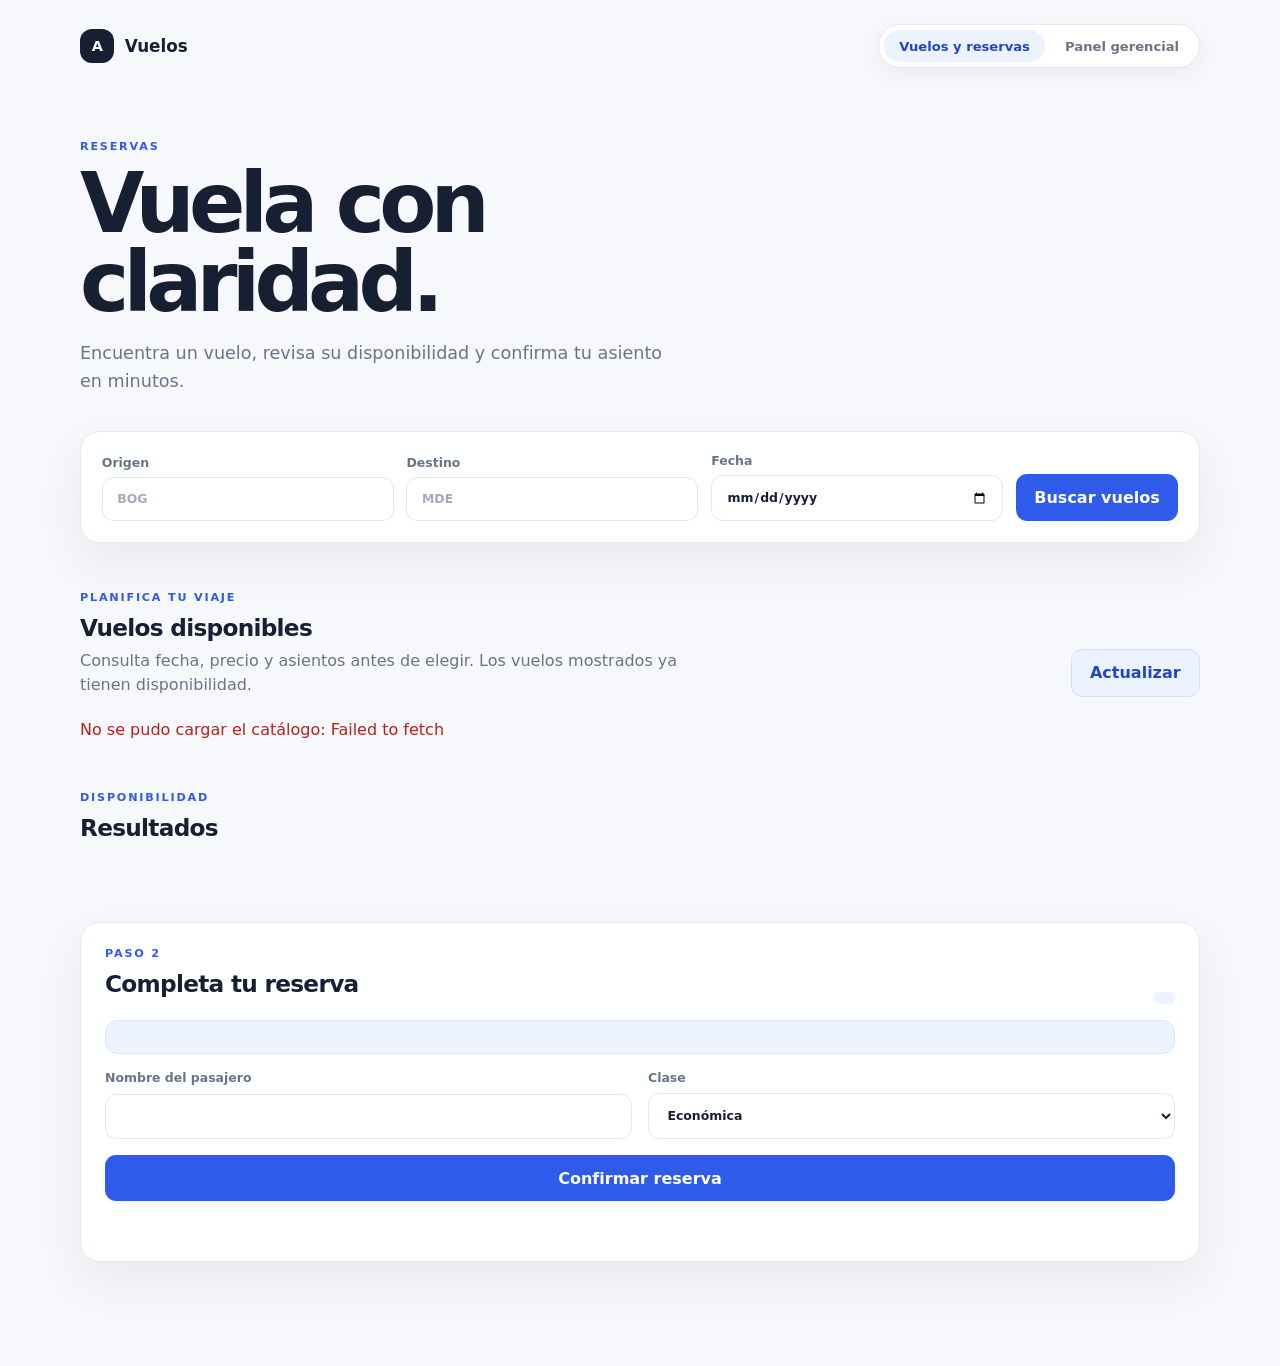
<file: frontend/index.html>
<!DOCTYPE html>
<html lang="es">
<head>
  <meta charset="UTF-8">
  <title>Airline - Buscar y reservar</title>
  <link rel="stylesheet" href="css/style.css?v=4">
</head>
<body>
  <main class="page-shell">
    <nav class="topbar" aria-label="Navegación principal">
      <a class="brand" href="index.html"><span class="brand-mark">A</span> Vuelos</a>
      <div class="nav-links">
        <a class="nav-link active" href="index.html">Vuelos y reservas</a>
        <a class="nav-link" href="manager.html">Panel gerencial</a>
      </div>
    </nav>
    <header class="hero">
      <p class="eyebrow">RESERVAS</p>
      <h1>Vuela con claridad.</h1>
      <p class="hero-copy">Encuentra un vuelo, revisa su disponibilidad y confirma tu asiento en minutos.</p>
    </header>

  <section class="card search-card">
    <form id="search-form" class="search-form">
    <label>Origen
      <input data-testid="search-origin" type="text" placeholder="BOG" required>
    </label>
    <label>Destino
      <input data-testid="search-destination" type="text" placeholder="MDE" required>
    </label>
    <label>Fecha
      <input data-testid="search-date" type="date" required>
    </label>
      <button class="button button-primary" data-testid="search-submit" type="submit">Buscar vuelos</button>
    </form>
  </section>

  <section class="catalog-section">
    <div class="section-heading">
      <div>
        <p class="eyebrow">Planifica tu viaje</p>
        <h2>Vuelos disponibles</h2>
        <p class="section-copy">Consulta fecha, precio y asientos antes de elegir. Los vuelos mostrados ya tienen disponibilidad.</p>
      </div>
      <button id="refresh-catalog" class="button button-secondary" type="button">Actualizar</button>
    </div>
    <div id="catalog" class="catalog-grid" aria-live="polite"></div>
  </section>

  <section class="results-section">
    <div class="section-heading">
      <div>
        <p class="eyebrow">Disponibilidad</p>
        <h2>Resultados</h2>
      </div>
    </div>
    <div id="results" class="results-list"></div>
  </section>

  <section id="reserve-panel" class="card reserve-card" hidden>
    <div class="section-heading">
      <div>
        <p class="eyebrow">Paso 2</p>
        <h2>Completa tu reserva</h2>
      </div>
      <span id="selected-flight-id" class="badge"></span>
    </div>
    <p id="reservation-summary" class="reservation-summary"></p>
    <label>Nombre del pasajero
      <input data-testid="passenger-name" type="text" required>
    </label>
    <label>Clase
      <select id="fare-class">
        <option value="ECONOMY">Económica</option>
        <option value="BUSINESS">Ejecutiva</option>
        <option value="FIRST">Primera</option>
      </select>
    </label>
    <button class="button button-primary" data-testid="confirm-submit" type="button">Confirmar reserva</button>
    <p id="reserve-error" class="message message-error" role="alert"></p>
  </section>

  <section id="confirmation" class="card confirmation-card" hidden>
    <span class="success-icon" aria-hidden="true">✓</span>
    <p class="eyebrow">Listo</p>
    <h2>Reserva confirmada</h2>
    <p>Guarda este identificador para consultar tu reserva:</p>
    <strong data-testid="confirmation-id" class="confirmation-id"></strong>
  </section>
  </main>

  <script src="js/app.js"></script>
</body>
</html>
</file>
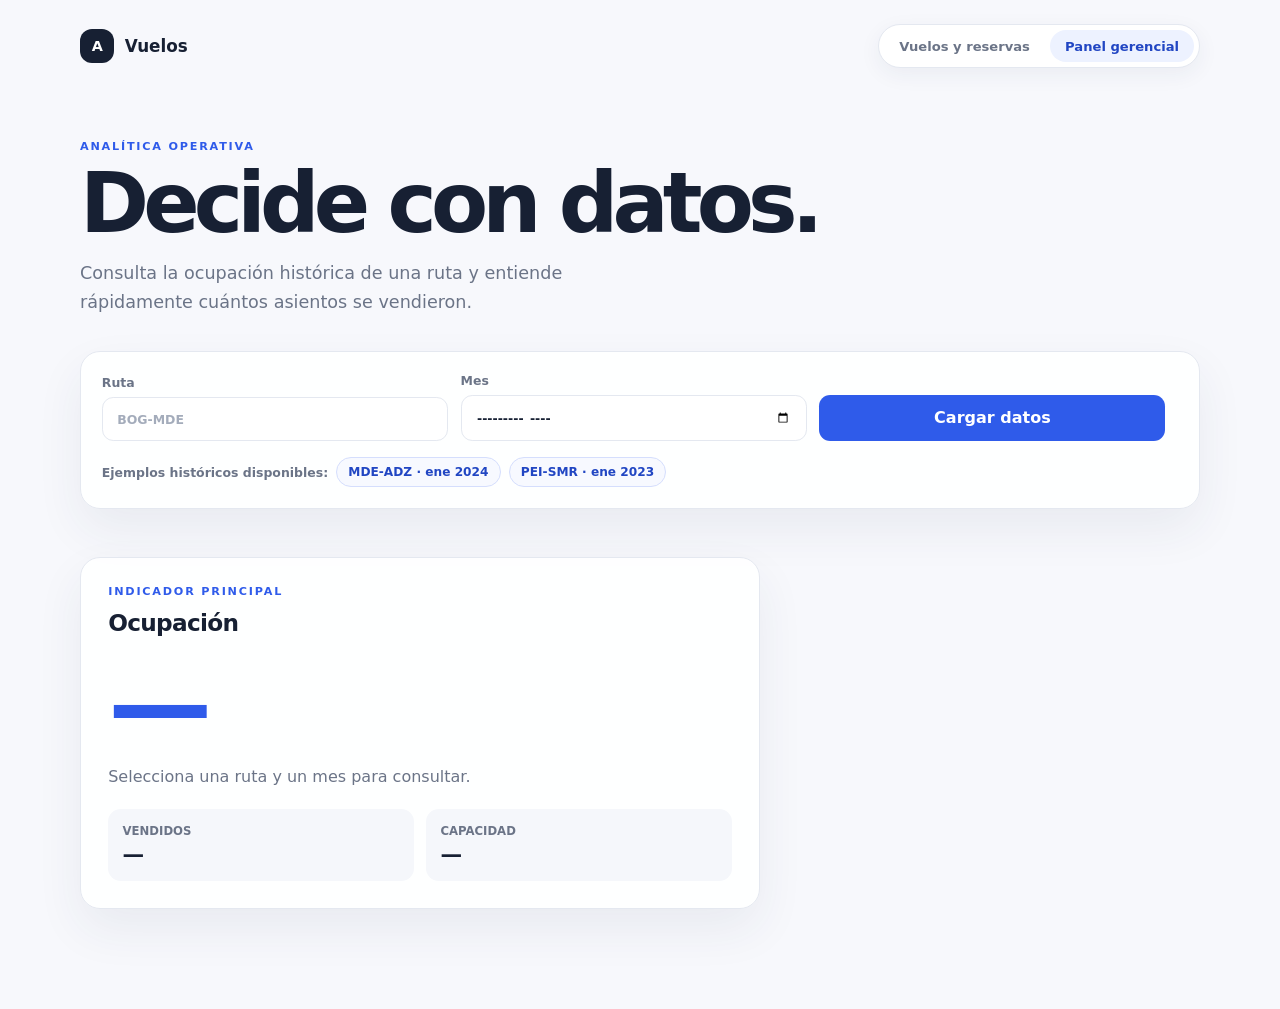
<file: frontend/manager/index.html>
<!DOCTYPE html>
<html lang="es">
<head>
  <meta charset="UTF-8">
  <meta http-equiv="refresh" content="0; url=../manager.html">
  <title>Panel gerencial</title>
</head>
<body>
  <p>Cargando el panel gerencial...</p>
  <script>window.location.replace("../manager.html");</script>
</body>
</html>
</file>
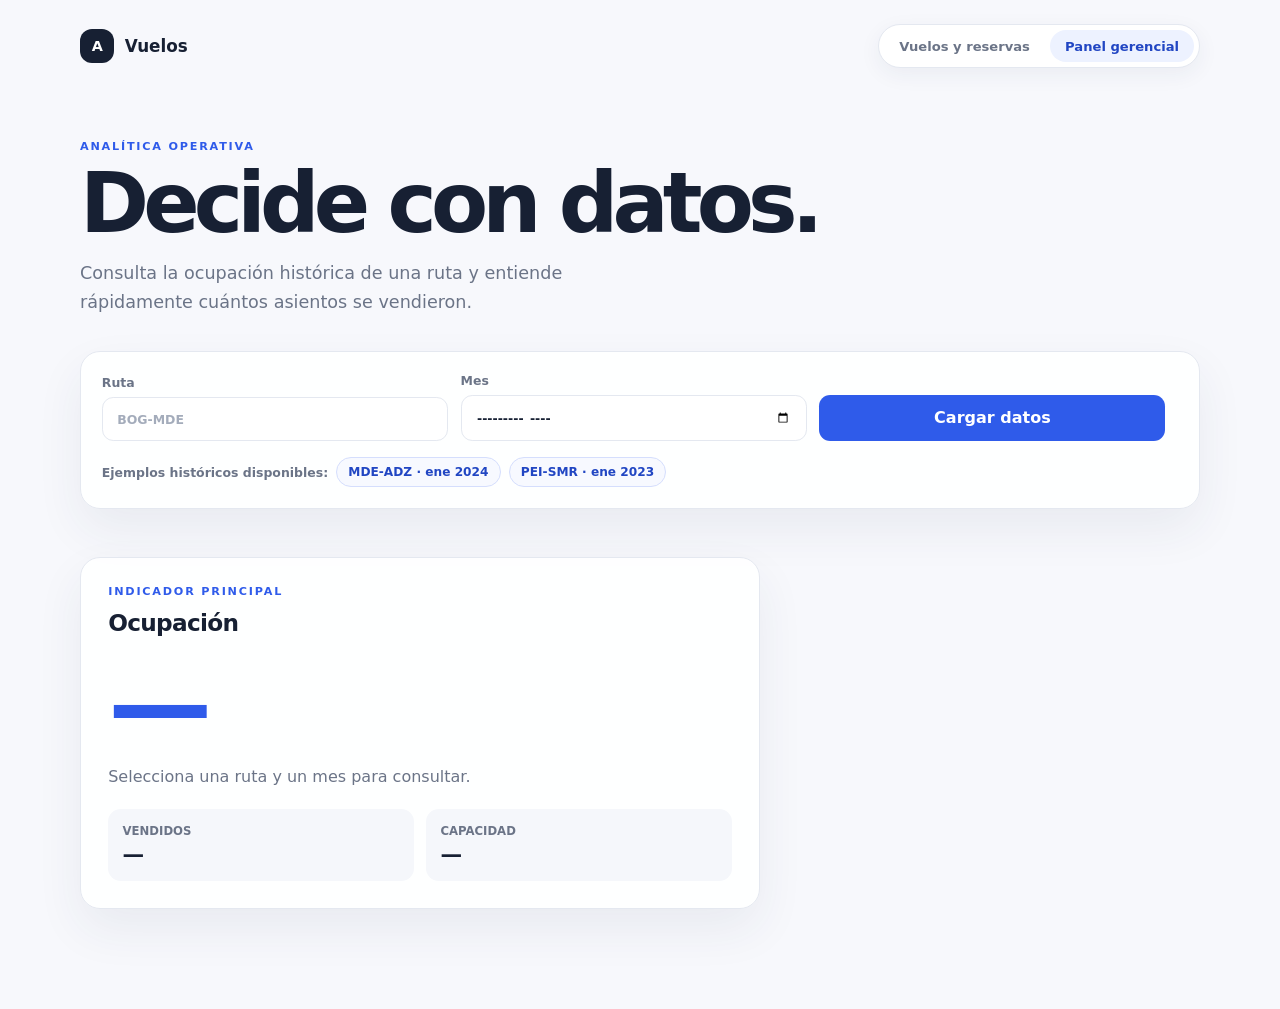
<file: frontend/manager.html>
<!DOCTYPE html>
<html lang="es">
<head>
  <meta charset="UTF-8">
  <title>Panel gerencial - Ocupación por ruta</title>
  <link rel="stylesheet" href="css/style.css?v=4">
</head>
<body>
  <main class="page-shell manager-shell">
    <nav class="topbar" aria-label="Navegación principal">
      <a class="brand" href="index.html"><span class="brand-mark">A</span> Vuelos</a>
      <div class="nav-links">
        <a class="nav-link" href="index.html">Vuelos y reservas</a>
        <a class="nav-link active" href="manager.html">Panel gerencial</a>
      </div>
    </nav>
    <header class="hero">
      <p class="eyebrow">ANALÍTICA OPERATIVA</p>
      <h1>Decide con datos.</h1>
      <p class="hero-copy">Consulta la ocupación histórica de una ruta y entiende rápidamente cuántos asientos se vendieron.</p>
    </header>

  <section class="card search-card">
    <div class="manager-form">
      <label>Ruta
        <input data-testid="manager-route" type="text" placeholder="BOG-MDE" required>
      </label>
      <label>Mes
        <input data-testid="manager-month" type="month" placeholder="2024-01" required>
      </label>
      <button class="button button-primary" data-testid="manager-load" type="button">Cargar datos</button>
    </div>
    <div class="sample-controls" aria-label="Consultas sugeridas">
      <span class="helper-text">Ejemplos históricos disponibles:</span>
      <button class="sample-chip" type="button" data-route="MDE-ADZ" data-month="2024-01">MDE-ADZ · ene 2024</button>
      <button class="sample-chip" type="button" data-route="PEI-SMR" data-month="2023-01">PEI-SMR · ene 2023</button>
    </div>
  </section>

  <section class="card metric-card">
    <p class="eyebrow">Indicador principal</p>
    <h2>Ocupación</h2>
    <div data-testid="occupancy-value" class="metric-value">—</div>
    <p id="manager-summary" class="metric-summary">Selecciona una ruta y un mes para consultar.</p>
    <div class="metric-breakdown">
      <div><span>Vendidos</span><strong id="sold-value">—</strong></div>
      <div><span>Capacidad</span><strong id="capacity-value">—</strong></div>
    </div>
  </section>

  <p id="manager-error" class="message message-error" role="alert"></p>
  </main>

  <script src="js/manager.js"></script>
</body>
</html>
</file>
<file: frontend/css/style.css>
:root {
  color-scheme: light;
  --ink: #172033;
  --muted: #6b7487;
  --line: #e4e8f0;
  --surface: #fff;
  --page: #f7f8fc;
  --primary: #2f5bea;
  --primary-dark: #2146c3;
  --soft-blue: #edf2ff;
  --success: #07875d;
  --danger: #b42318;
  font-family: Inter, ui-sans-serif, system-ui, -apple-system, "Segoe UI", sans-serif;
}

* { box-sizing: border-box; }
body {
  min-width: 320px;
  margin: 0;
  color: var(--ink);
  background: var(--page);
}
button, input, select { font: inherit; }
.page-shell { width: min(100% - 2rem, 1120px); margin: 0 auto; padding: 1.5rem 0 5rem; }
.topbar { display: flex; align-items: center; justify-content: space-between; gap: 1rem; margin-bottom: 4.5rem; }
.brand { display: inline-flex; align-items: center; gap: .65rem; color: var(--ink); font-size: 1.05rem; font-weight: 850; text-decoration: none; }
.brand-mark { display: grid; width: 2.15rem; height: 2.15rem; place-items: center; color: #fff; border-radius: .75rem; background: var(--ink); font-size: .9rem; }
.nav-links { display: flex; gap: .3rem; padding: .3rem; border: 1px solid var(--line); border-radius: 999px; background: #fff; box-shadow: 0 .4rem 1.4rem rgba(30, 45, 80, .06); }
.nav-link { padding: .55rem .95rem; color: var(--muted); border-radius: 999px; font-size: .82rem; font-weight: 800; text-decoration: none; }
.nav-link:hover, .nav-link.active { color: var(--primary-dark); background: var(--soft-blue); }
.hero { max-width: 760px; margin-bottom: 2.2rem; }
.eyebrow { margin: 0 0 .65rem; color: var(--primary); font-size: .7rem; font-weight: 850; letter-spacing: .16em; text-transform: uppercase; }
h1, h2, p { margin-top: 0; }
h1 { margin-bottom: 1rem; font-size: clamp(2.6rem, 7vw, 5.2rem); line-height: .96; letter-spacing: -.07em; }
h2 { margin-bottom: .45rem; font-size: 1.45rem; letter-spacing: -.03em; }
.hero-copy { max-width: 590px; margin-bottom: 0; color: var(--muted); font-size: 1.1rem; line-height: 1.6; }
.card { border: 1px solid var(--line); border-radius: 1.25rem; background: rgba(255,255,255,.94); box-shadow: 0 1.25rem 3rem rgba(38, 53, 90, .07); }
.search-card { padding: 1.3rem; margin-bottom: 3rem; }
.search-form, .manager-form { display: grid; grid-template-columns: 1fr 1fr 1fr auto; align-items: end; gap: .8rem; }
label { display: grid; gap: .45rem; color: var(--muted); font-size: .78rem; font-weight: 800; }
input, select { width: 100%; padding: .85rem .9rem; color: var(--ink); border: 1px solid var(--line); border-radius: .7rem; outline: 0; background: #fff; }
input::placeholder { color: #a4acbb; }
input:focus, select:focus { border-color: var(--primary); box-shadow: 0 0 0 4px rgba(47, 91, 234, .12); }
.button { border: 0; border-radius: .7rem; padding: .86rem 1.15rem; cursor: pointer; font-weight: 850; transition: transform .15s, box-shadow .15s, background .15s; }
.button:hover { transform: translateY(-1px); box-shadow: 0 .5rem 1.1rem rgba(35, 63, 160, .18); }
.button-primary { color: #fff; background: var(--primary); }
.button-primary:hover { background: var(--primary-dark); }
.button-secondary { color: var(--primary-dark); border: 1px solid #d5defd; background: var(--soft-blue); }
.section-heading { display: flex; align-items: end; justify-content: space-between; gap: 1rem; }
.section-copy { max-width: 650px; margin: .5rem 0 0; color: var(--muted); line-height: 1.5; }
.catalog-section, .results-section { margin-bottom: 3.2rem; }
.catalog-grid, .results-list { display: grid; grid-template-columns: repeat(2, minmax(0, 1fr)); gap: 1rem; margin-top: 1.4rem; }
.flight-row { display: flex; align-items: center; justify-content: space-between; gap: 1rem; min-height: 170px; padding: 1.35rem; border: 1px solid var(--line); border-radius: 1rem; background: #fff; cursor: pointer; transition: border-color .2s, transform .2s, box-shadow .2s; }
.flight-row:hover { border-color: #b8c8ff; transform: translateY(-3px); box-shadow: 0 .9rem 2rem rgba(43, 76, 162, .12); }
.flight-details { display: grid; gap: .38rem; }
.flight-id { color: var(--muted); font-size: .73rem; letter-spacing: .05em; }
.flight-route { color: var(--ink); font-size: 1.55rem; font-weight: 900; letter-spacing: .02em; }
.flight-meta { color: var(--muted); font-size: .86rem; line-height: 1.5; }
.fare-list { display: flex; flex-wrap: wrap; gap: .35rem; margin-top: .25rem; }
.fare-chip { padding: .25rem .5rem; color: var(--primary-dark); border-radius: 999px; background: var(--soft-blue); font-size: .68rem; font-weight: 800; }
.loading-state, .empty-state { grid-column: 1 / -1; padding: 1.4rem; color: var(--muted); border: 1px dashed var(--line); border-radius: 1rem; background: #fff; }
.badge { padding: .38rem .65rem; color: var(--primary-dark); border-radius: 999px; background: var(--soft-blue); font-size: .75rem; font-weight: 850; }
.reserve-card { display: grid; grid-template-columns: 1fr 1fr; gap: 1rem; padding: 1.5rem; margin-bottom: 1.5rem; }
.reserve-card .section-heading, .reservation-summary, .reserve-card .button, .reserve-card .message { grid-column: 1 / -1; }
.reservation-summary { margin: 0; padding: 1rem; color: var(--primary-dark); border: 1px solid #dbe3ff; border-radius: .8rem; background: var(--soft-blue); line-height: 1.5; }
.confirmation-card { padding: 2rem; text-align: center; }
.success-icon { display: inline-grid; width: 3.4rem; height: 3.4rem; margin: 0 auto 1rem; place-items: center; color: #fff; border-radius: 50%; background: var(--success); font-size: 1.7rem; }
.confirmation-id { display: inline-block; padding: .85rem 1rem; color: var(--success); border-radius: .7rem; background: #e8f7f1; overflow-wrap: anywhere; }
.message { min-height: 1.25rem; margin: 0; }
.message-error { color: var(--danger); }
.sample-controls { display: flex; flex-wrap: wrap; align-items: center; gap: .5rem; margin-top: 1rem; }
.helper-text { color: var(--muted); font-size: .78rem; font-weight: 750; }
.sample-chip { padding: .45rem .7rem; color: var(--primary-dark); border: 1px solid #d5defd; border-radius: 999px; background: #f7f9ff; cursor: pointer; font-size: .76rem; font-weight: 800; }
.sample-chip:hover { background: var(--soft-blue); }
.metric-card { max-width: 680px; padding: 1.7rem; margin-top: 1.5rem; }
.metric-value { margin: 1rem 0 .6rem; color: var(--primary); font-size: clamp(3.2rem, 10vw, 6.5rem); font-weight: 900; letter-spacing: -.08em; line-height: 1; }
.metric-summary { margin: 0; color: var(--muted); line-height: 1.5; }
.metric-breakdown { display: grid; grid-template-columns: repeat(2, 1fr); gap: .75rem; margin-top: 1.25rem; }
.metric-breakdown div { display: grid; gap: .25rem; padding: .9rem; border-radius: .8rem; background: #f5f7fb; }
.metric-breakdown span { color: var(--muted); font-size: .73rem; font-weight: 800; text-transform: uppercase; }
.metric-breakdown strong { font-size: 1.35rem; }
@media (max-width: 760px) {
  .page-shell { padding-top: 1rem; }
  .topbar { align-items: flex-start; flex-direction: column; margin-bottom: 3rem; }
  .search-form, .manager-form, .reserve-card { grid-template-columns: 1fr; }
  .catalog-grid, .results-list { grid-template-columns: 1fr; }
  .flight-row { align-items: stretch; flex-direction: column; }
  .reserve-card .section-heading, .reservation-summary, .reserve-card .button, .reserve-card .message { grid-column: auto; }
}
</file>
